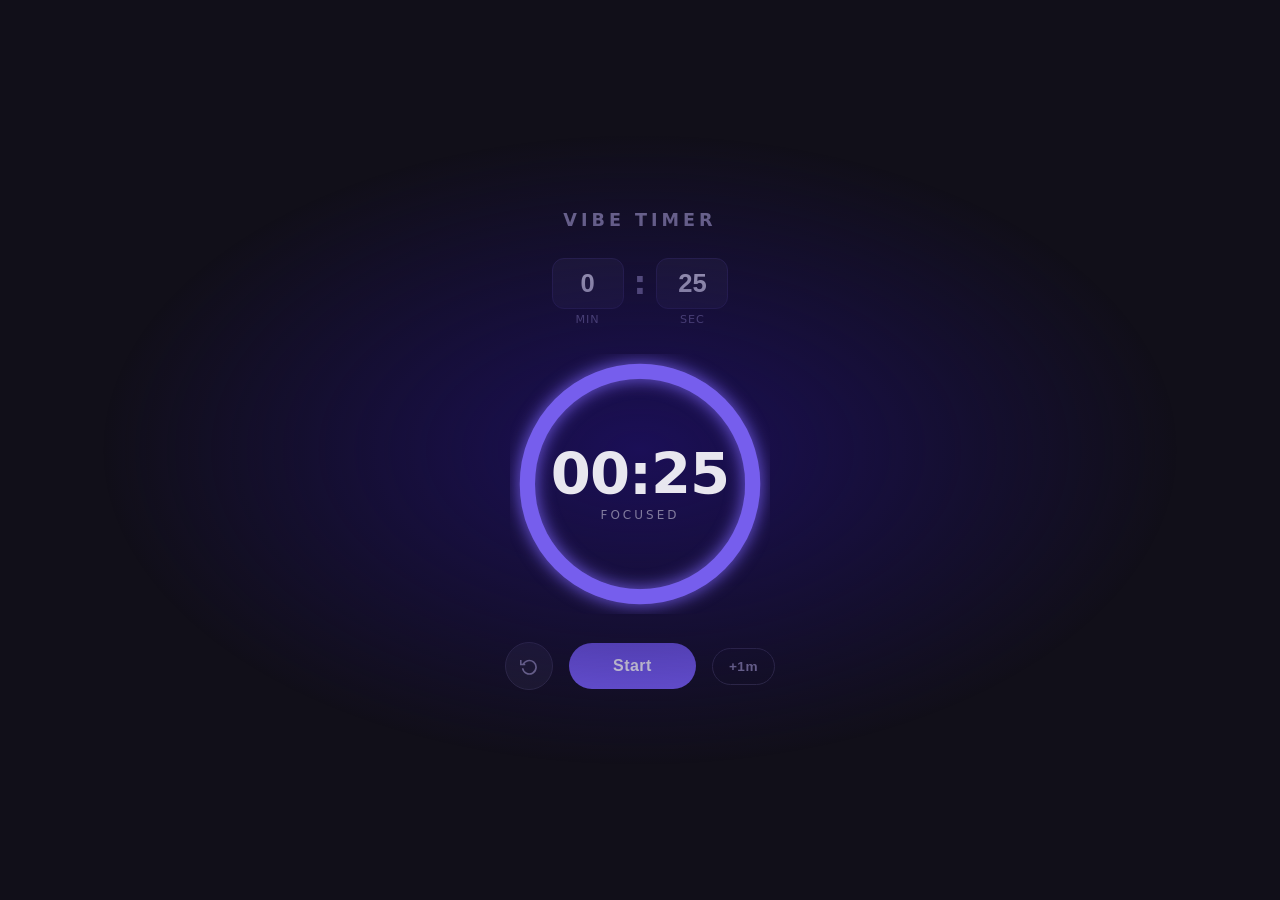
<file: index.html>
<!DOCTYPE html>
<html lang="en">
<head>
  <meta charset="UTF-8">
  <meta name="viewport" content="width=device-width, initial-scale=1.0">
  <title>Vibe Timer</title>
  <link rel="stylesheet" href="style.css">
</head>
<body>
  <div class="scene" id="scene">
    <div class="glow" id="glow"></div>

    <h1 class="title">Vibe Timer</h1>

    <!-- Setup inputs (shown when idle) -->
    <div class="setup" id="setup">
      <div class="time-inputs">
        <div class="input-group">
          <input type="number" id="inputMin" min="0" max="99" value="0" placeholder="0">
          <label>min</label>
        </div>
        <div class="sep">:</div>
        <div class="input-group">
          <input type="number" id="inputSec" min="0" max="59" value="25" placeholder="0">
          <label>sec</label>
        </div>
      </div>
    </div>

    <!-- Ring -->
    <div class="ring-wrap">
      <svg class="ring-svg" viewBox="0 0 240 240" id="ringSvg">
        <circle class="ring-bg" cx="120" cy="120" r="104"/>
        <circle class="ring-fg" id="ringFg" cx="120" cy="120" r="104"
          stroke-dasharray="653.45"
          stroke-dashoffset="0"
          stroke-linecap="round"
          transform="rotate(-90 120 120)"/>
      </svg>

      <div class="ring-inner">
        <div class="time-display" id="timeDisplay">00:25</div>
        <div class="phase-label" id="phaseLabel">Ready</div>
      </div>

      <!-- Done overlay -->
      <div class="done-overlay" id="doneOverlay">
        <div class="done-text">Done</div>
        <div class="done-sub">Time's up!</div>
      </div>
    </div>

    <!-- Controls -->
    <div class="controls">
      <button class="btn btn-reset" id="resetBtn" title="Reset">
        <svg viewBox="0 0 24 24" fill="none" stroke="currentColor" stroke-width="2.2"><polyline points="1 4 1 10 7 10"/><path d="M3.51 15a9 9 0 1 0 .49-4.56"/></svg>
      </button>
      <button class="btn btn-main" id="mainBtn">Start</button>
      <button class="btn btn-ghost" id="lapBtn" title="Add 1 min">+1m</button>
    </div>

    <!-- Particles container -->
    <div class="particles" id="particles"></div>
  </div>

  <script src="script.js"></script>
</body>
</html>
</file>
<file: style.css>
*, *::before, *::after { box-sizing: border-box; margin: 0; padding: 0; }

:root {
  --hue: 250;
  --color: hsl(var(--hue), 80%, 65%);
  --color-dim: hsl(var(--hue), 60%, 30%);
  --bg: hsl(var(--hue), 25%, 8%);
  --surface: hsl(var(--hue), 20%, 13%);
  --text: hsl(var(--hue), 20%, 92%);
  --muted: hsl(var(--hue), 15%, 55%);
  --radius: 18px;
  --transition-speed: 1.2s;
}

body {
  background: var(--bg);
  color: var(--text);
  font-family: 'Segoe UI', system-ui, sans-serif;
  min-height: 100vh;
  display: flex;
  justify-content: center;
  align-items: center;
  overflow: hidden;
  transition: background var(--transition-speed) ease;
}

/* Ambient glow */
.scene {
  position: relative;
  display: flex;
  flex-direction: column;
  align-items: center;
  gap: 28px;
  z-index: 1;
  padding: 20px;
}

.glow {
  position: fixed;
  inset: 0;
  background: radial-gradient(ellipse 60% 50% at 50% 50%, hsl(var(--hue), 70%, 20%) 0%, transparent 70%);
  pointer-events: none;
  transition: background var(--transition-speed) ease;
  z-index: 0;
}

.title {
  font-size: 1.1rem;
  font-weight: 700;
  letter-spacing: 4px;
  text-transform: uppercase;
  color: var(--muted);
  transition: color var(--transition-speed);
}

/* Setup inputs */
.setup { display: flex; flex-direction: column; align-items: center; gap: 10px; }

.time-inputs {
  display: flex;
  align-items: center;
  gap: 10px;
}

.input-group {
  display: flex;
  flex-direction: column;
  align-items: center;
  gap: 4px;
}

.input-group input {
  width: 72px;
  background: var(--surface);
  border: 1.5px solid hsl(var(--hue), 30%, 22%);
  border-radius: 12px;
  color: var(--text);
  font-size: 1.6rem;
  font-weight: 700;
  text-align: center;
  padding: 10px 6px;
  outline: none;
  transition: border-color .2s, background .2s;
  -moz-appearance: textfield;
}

.input-group input::-webkit-inner-spin-button,
.input-group input::-webkit-outer-spin-button { -webkit-appearance: none; }

.input-group input:focus {
  border-color: var(--color);
  background: hsl(var(--hue), 20%, 16%);
}

.input-group label {
  font-size: .7rem;
  color: var(--muted);
  text-transform: uppercase;
  letter-spacing: 1px;
}

.sep {
  font-size: 2rem;
  font-weight: 700;
  color: var(--muted);
  padding-bottom: 18px;
  user-select: none;
}

.setup.hidden { display: none; }

/* Ring */
.ring-wrap {
  position: relative;
  width: 260px;
  height: 260px;
  display: flex;
  align-items: center;
  justify-content: center;
}

.ring-svg {
  position: absolute;
  inset: 0;
  width: 100%;
  height: 100%;
}

.ring-bg {
  fill: none;
  stroke: hsl(var(--hue), 20%, 16%);
  stroke-width: 14;
  transition: stroke var(--transition-speed);
}

.ring-fg {
  fill: none;
  stroke: var(--color);
  stroke-width: 14;
  transition: stroke-dashoffset .9s linear, stroke var(--transition-speed);
  filter: drop-shadow(0 0 8px var(--color));
}

.ring-inner {
  display: flex;
  flex-direction: column;
  align-items: center;
  gap: 4px;
  z-index: 1;
}

.time-display {
  font-size: 3.6rem;
  font-weight: 800;
  letter-spacing: -1px;
  color: var(--text);
  font-variant-numeric: tabular-nums;
  transition: color var(--transition-speed);
  line-height: 1;
}

.phase-label {
  font-size: .75rem;
  text-transform: uppercase;
  letter-spacing: 3px;
  color: var(--muted);
  transition: color var(--transition-speed);
}

/* Done overlay */
.done-overlay {
  position: absolute;
  inset: 0;
  display: flex;
  flex-direction: column;
  align-items: center;
  justify-content: center;
  gap: 6px;
  opacity: 0;
  pointer-events: none;
  z-index: 2;
  transition: opacity .4s;
}

.done-overlay.show { opacity: 1; }

.done-text {
  font-size: 3.4rem;
  font-weight: 900;
  color: var(--color);
  animation: donePulse 1.2s ease-in-out infinite alternate;
}

.done-sub {
  font-size: .85rem;
  letter-spacing: 3px;
  text-transform: uppercase;
  color: var(--muted);
}

@keyframes donePulse {
  from { transform: scale(1);   opacity: 1; }
  to   { transform: scale(1.08); opacity: .8; }
}

/* Controls */
.controls {
  display: flex;
  align-items: center;
  gap: 16px;
}

.btn {
  cursor: pointer;
  border: none;
  border-radius: 50px;
  font-weight: 700;
  transition: transform .15s, opacity .15s, background .3s, box-shadow .3s;
  outline: none;
}

.btn:active { transform: scale(.93); }

.btn-main {
  background: var(--color);
  color: #fff;
  font-size: 1rem;
  padding: 14px 44px;
  letter-spacing: .5px;
  box-shadow: 0 4px 24px hsl(var(--hue), 60%, 40% / .4);
  transition: background var(--transition-speed), box-shadow var(--transition-speed), transform .15s;
}

.btn-main:hover { opacity: .9; }

.btn-reset {
  width: 48px; height: 48px;
  background: var(--surface);
  color: var(--muted);
  display: flex; align-items: center; justify-content: center;
  border-radius: 50%;
  border: 1.5px solid hsl(var(--hue), 20%, 22%);
}

.btn-reset svg { width: 18px; height: 18px; }
.btn-reset:hover { color: var(--color); border-color: var(--color); }

.btn-ghost {
  background: transparent;
  color: var(--muted);
  font-size: .85rem;
  padding: 10px 16px;
  border: 1.5px solid hsl(var(--hue), 20%, 22%);
  letter-spacing: .5px;
}

.btn-ghost:hover { color: var(--color); border-color: var(--color); }

/* Urgency pulse on ring when <10% */
.ring-wrap.urgent .ring-fg {
  animation: urgentPulse .6s ease-in-out infinite alternate;
}

@keyframes urgentPulse {
  from { filter: drop-shadow(0 0 6px var(--color)); }
  to   { filter: drop-shadow(0 0 22px var(--color)); }
}

/* Screen shake at very end */
@keyframes shake {
  0%,100% { transform: translateX(0); }
  20%      { transform: translateX(-6px); }
  40%      { transform: translateX(6px); }
  60%      { transform: translateX(-4px); }
  80%      { transform: translateX(4px); }
}

.scene.shake { animation: shake .4s ease; }

/* Particles */
.particles { position: fixed; inset: 0; pointer-events: none; z-index: 10; }

.particle {
  position: absolute;
  border-radius: 50%;
  opacity: 0;
  animation: burst 1.2s ease-out forwards;
}

@keyframes burst {
  0%   { opacity: 1; transform: translate(0,0) scale(1); }
  100% { opacity: 0; transform: translate(var(--tx), var(--ty)) scale(.2); }
}
</file>
